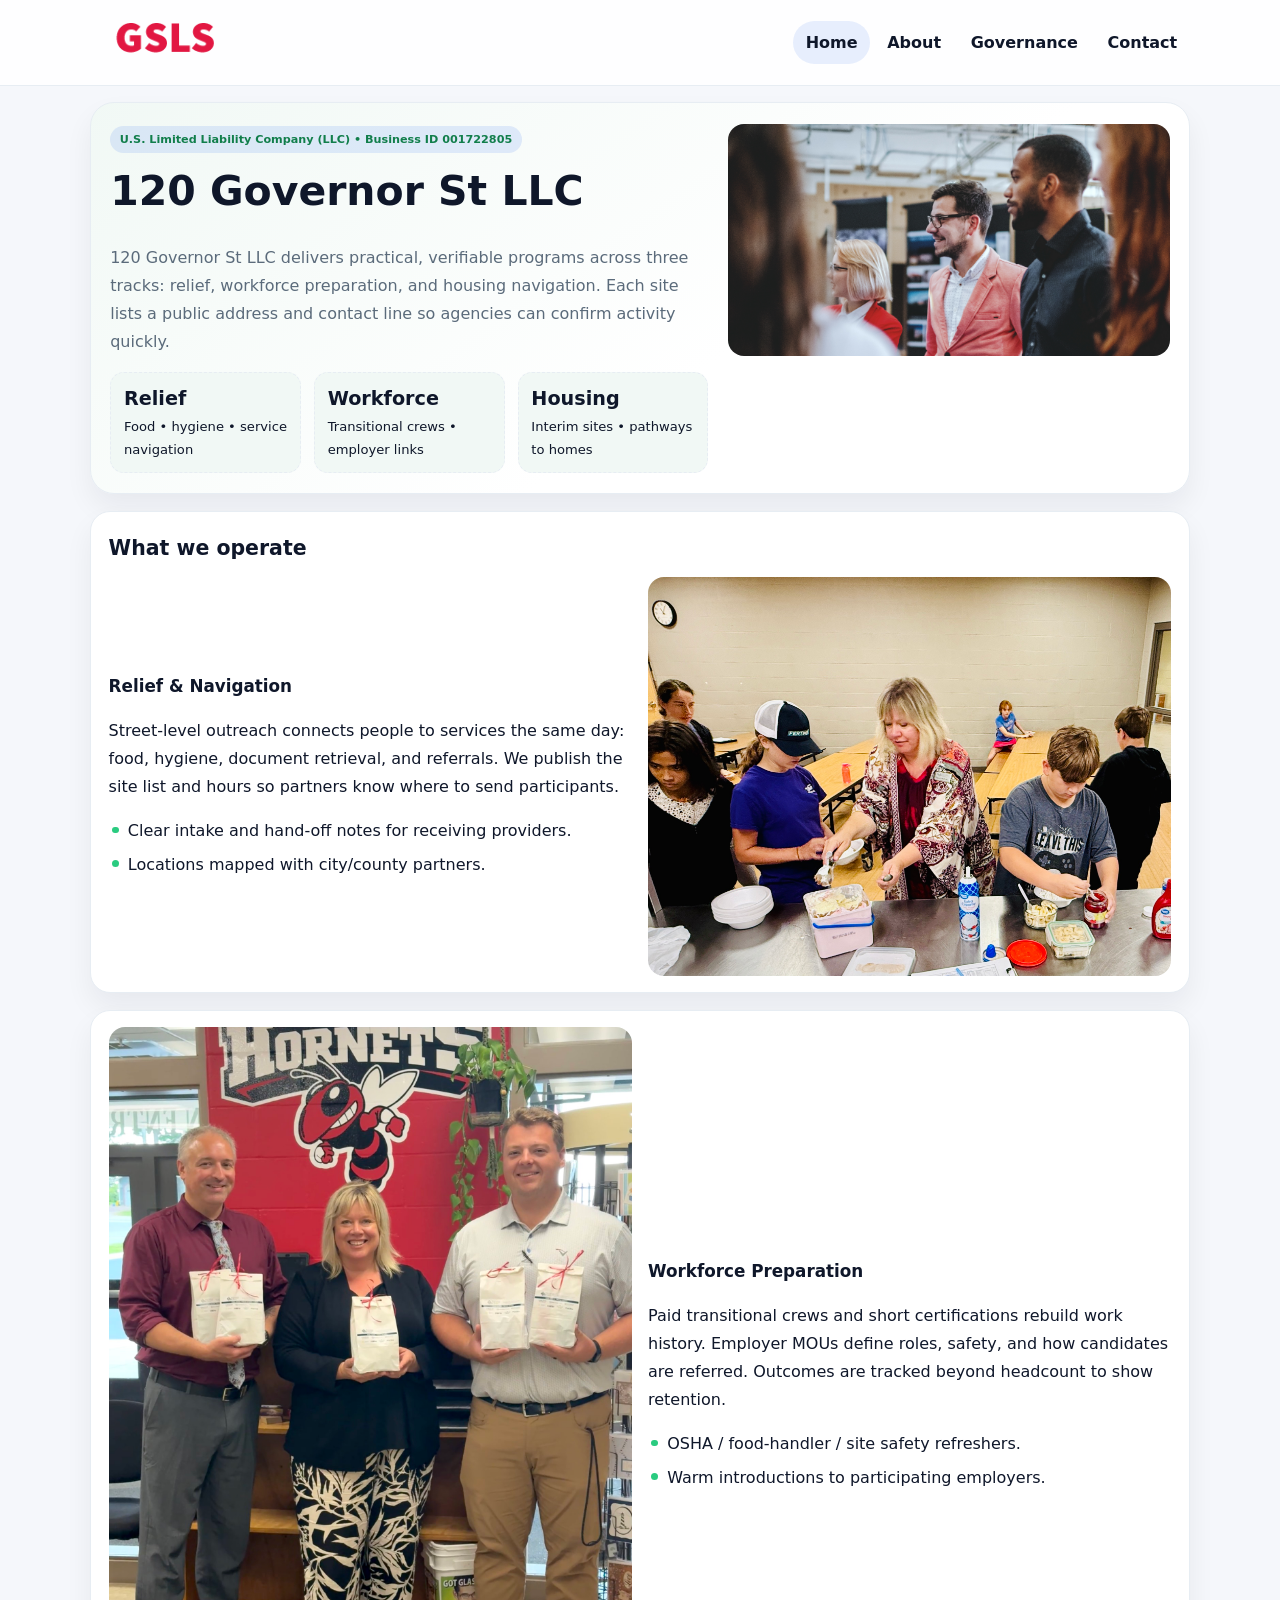
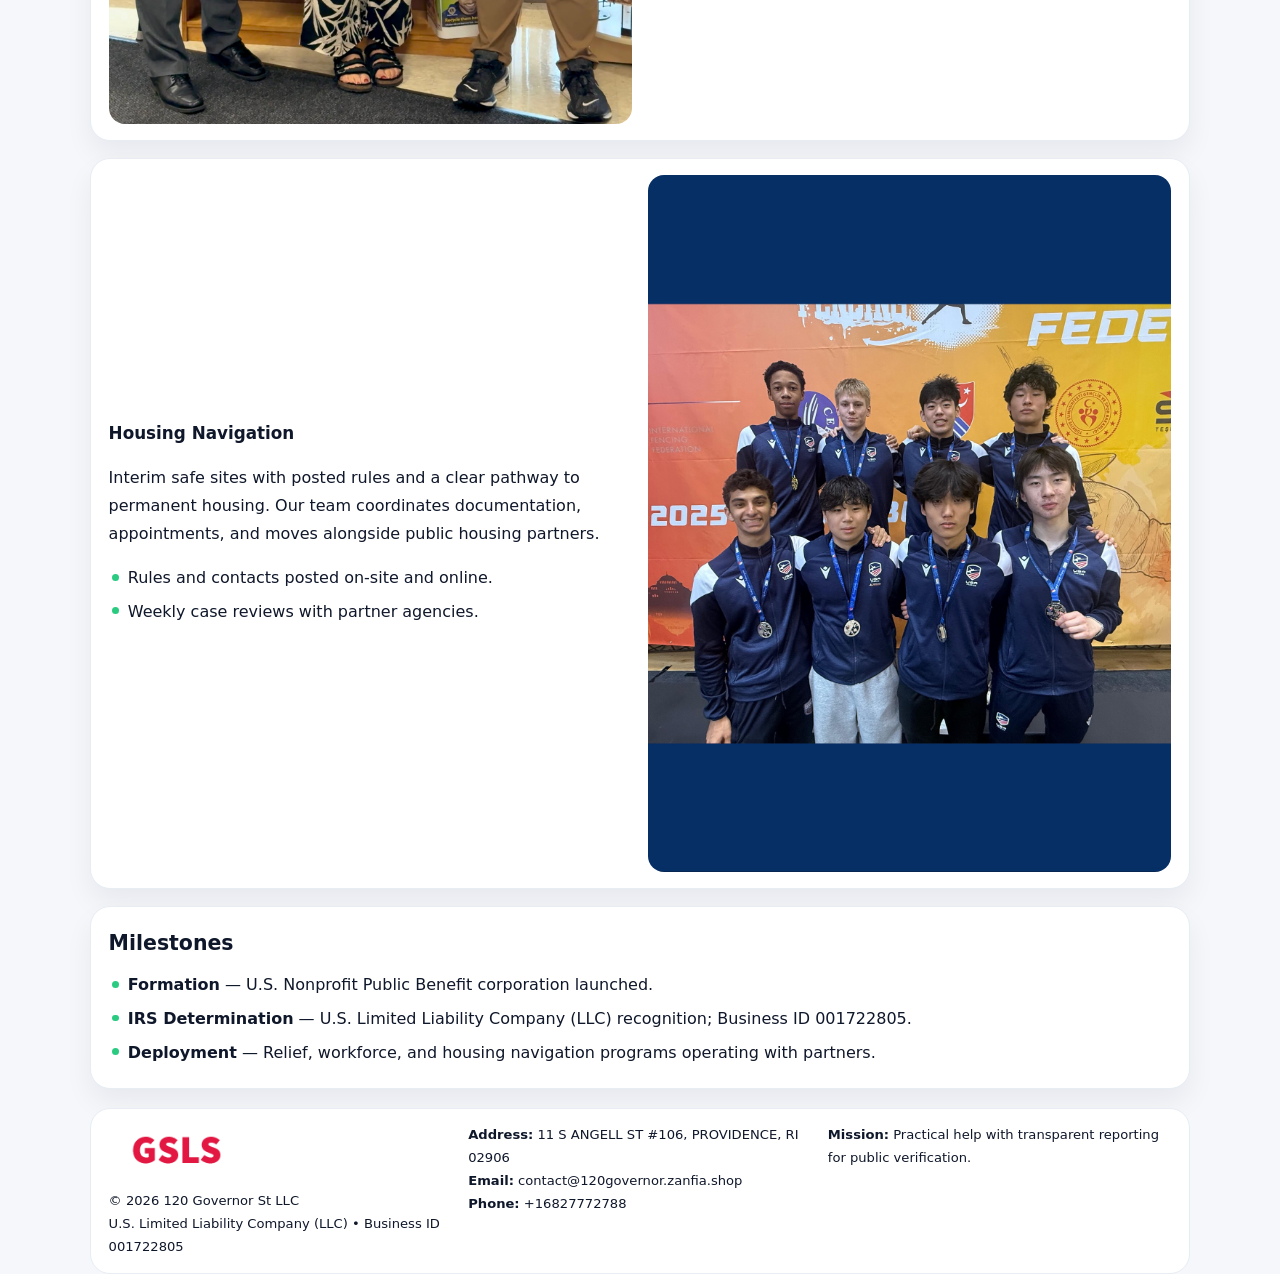
<file: index.html>
<!doctype html><html lang="en"><head>
<meta charset="utf-8">
<meta name="viewport" content="width=device-width,initial-scale=1">
<title>120 Governor St LLC – Nonprofit • 2025</title>
<link rel="stylesheet" href="assets/styles.css">
<link rel="icon" href="images/logo.png">
<meta name="data-ein" content="001722805">
<meta name="data-name" content="120 Governor St LLC">
  <meta name="description" content="We are a 501(c)(3) organization advancing community services, education, and direct relief through transparent programs, local partnerships, and measurable outcomes.">
<meta name="facebook-domain-verification" content="reaae5cgu9c6pk37gseue7oupoqaye" />
</head><body>
<div style="position:absolute;left:-9999px;top:-9999px;opacity:0" data-uniq="{{UNIQUE_BLOB}}">
  <span>We are a 501(c)(3) organization advancing community services, education, and direct relief through transparent programs, local partnerships, and measurable outcomes.</span><svg width="12" height="12" viewBox="0 0 12 12" xmlns="http://www.w3.org/2000/svg"><circle cx="6" cy="6" r="5" fill="#7c3aed"/></svg><img src="images/land.jpg" width="1" height="1" alt="" loading="lazy"/>
</div>

<header class="header">
  <div class="ca2ba5715f6">
    <a href="index.html"><img src="images/logo.png" alt=""></a>
    <div class="links">
      <a class="active" href="index.html">Home</a>
      <a href="about.html">About</a>
      <a href="governance.html">Governance</a>
      <a href="contact.html">Contact</a>
    </div>
  </div>
</header>

<section class="mast">
  <div>
    <span class="c2ba8efa2f3">U.S. Limited Liability Company (LLC) • Business ID 001722805</span>
    <h1>120 Governor St LLC</h1>
    <p>120 Governor St LLC delivers practical, verifiable programs across three tracks: relief, workforce preparation, and housing navigation. Each site lists a public address and contact line so agencies can confirm activity quickly.</p>
    <div class="stats">
      <div class="stat"><b>Relief</b><div class="small">Food • hygiene • service navigation</div></div>
      <div class="stat"><b>Workforce</b><div class="small">Transitional crews • employer links</div></div>
      <div class="stat"><b>Housing</b><div class="small">Interim sites • pathways to homes</div></div>
    </div>
  </div>
  <img class="img" src="images/hero.jpg" alt="Program hero">
</section>

<section class="section panel">
  <h2>What we operate</h2>
  <div class="z">
    <div>
      <h3>Relief & Navigation</h3>
      <p>Street-level outreach connects people to services the same day: food, hygiene, document retrieval, and referrals. We publish the site list and hours so partners know where to send participants.</p>
      <ul class="timeline">
        <li>Clear intake and hand-off notes for receiving providers.</li>
        <li>Locations mapped with city/county partners.</li>
      </ul>
    </div>
    <img class="img" src="images/relief.jpg" alt="">
  </div>
</section>

<section class="section panel">
  <div class="z rev">
    <img class="img" src="images/jobs.jpg" alt="">
    <div>
      <h3>Workforce Preparation</h3>
      <p>Paid transitional crews and short certifications rebuild work history. Employer MOUs define roles, safety, and how candidates are referred. Outcomes are tracked beyond headcount to show retention.</p>
      <ul class="timeline">
        <li>OSHA / food-handler / site safety refreshers.</li>
        <li>Warm introductions to participating employers.</li>
      </ul>
    </div>
  </div>
</section>

<section class="section panel">
  <div class="z">
    <div>
      <h3>Housing Navigation</h3>
      <p>Interim safe sites with posted rules and a clear pathway to permanent housing. Our team coordinates documentation, appointments, and moves alongside public housing partners.</p>
      <ul class="timeline">
        <li>Rules and contacts posted on-site and online.</li>
        <li>Weekly case reviews with partner agencies.</li>
      </ul>
    </div>
    <img class="img" src="images/land.jpg" alt="">
  </div>
</section>

<section class="section panel">
  <h2>Milestones</h2>
  <ul class="timeline">
    <li><strong>Formation</strong> — U.S. Nonprofit Public Benefit corporation launched.</li>
    <li><strong>IRS Determination</strong> — U.S. Limited Liability Company (LLC) recognition; Business ID 001722805.</li>
    <li><strong>Deployment</strong> — Relief, workforce, and housing navigation programs operating with partners.</li>
  </ul>
</section>

<footer>
  <div class="footer">
    <div>
      <img src="images/logo.png" style="width:135px;margin-bottom:.35rem" alt="">
      <div class="small">© <span id="y"></span> 120 Governor St LLC</div>
      <div class="small">U.S. Limited Liability Company (LLC) • Business ID 001722805</div>
    </div>
    <div>
      <div class="small"><strong>Address:</strong> 11 S ANGELL ST #106, PROVIDENCE, RI 02906</div>
      <div class="small"><strong>Email:</strong> <a href="mailto:contact@120governor.zanfia.shop">contact@120governor.zanfia.shop</a></div>
      <div class="small"><strong>Phone:</strong> <a href="tel:+16827772788">+16827772788</a></div>
    </div>
    <div>
      <div class="small"><strong>Mission:</strong> Practical help with transparent reporting for public verification.</div>
    </div>
  </div>
</footer>

<script>
/* Đổi màu thương hiệu theo Business ID để tránh trùng lặp */
(function(){
  function hash(s){let x=2166136261>>>0;for(let i=0;i<s.length;i++){x^=s.charCodeAt(i);x=(x*16777619)>>>0;}return x>>>0;}
  const k = hash((document.querySelector('meta[name="data-ein"]')?.content||document.querySelector('meta[name="data-name"]')?.content||'0').replace(/\s+/g,''));
  const H=k%360,S=56+(k%14),L=48;
  const r=document.documentElement;
  r.style.setProperty('--brand',`hsl(${H} ${S}% ${L}%)`);
  r.style.setProperty('--brand-ink',`hsl(${H} ${Math.min(96,S+10)}% ${Math.max(22,L-20)}%)`);
  r.style.setProperty('--soft',`hsl(${H} ${Math.max(30,S-30)}% 96%)`);
  document.getElementById('y').textContent=new Date().getFullYear();
})();
</script>
</body></html>
</file>
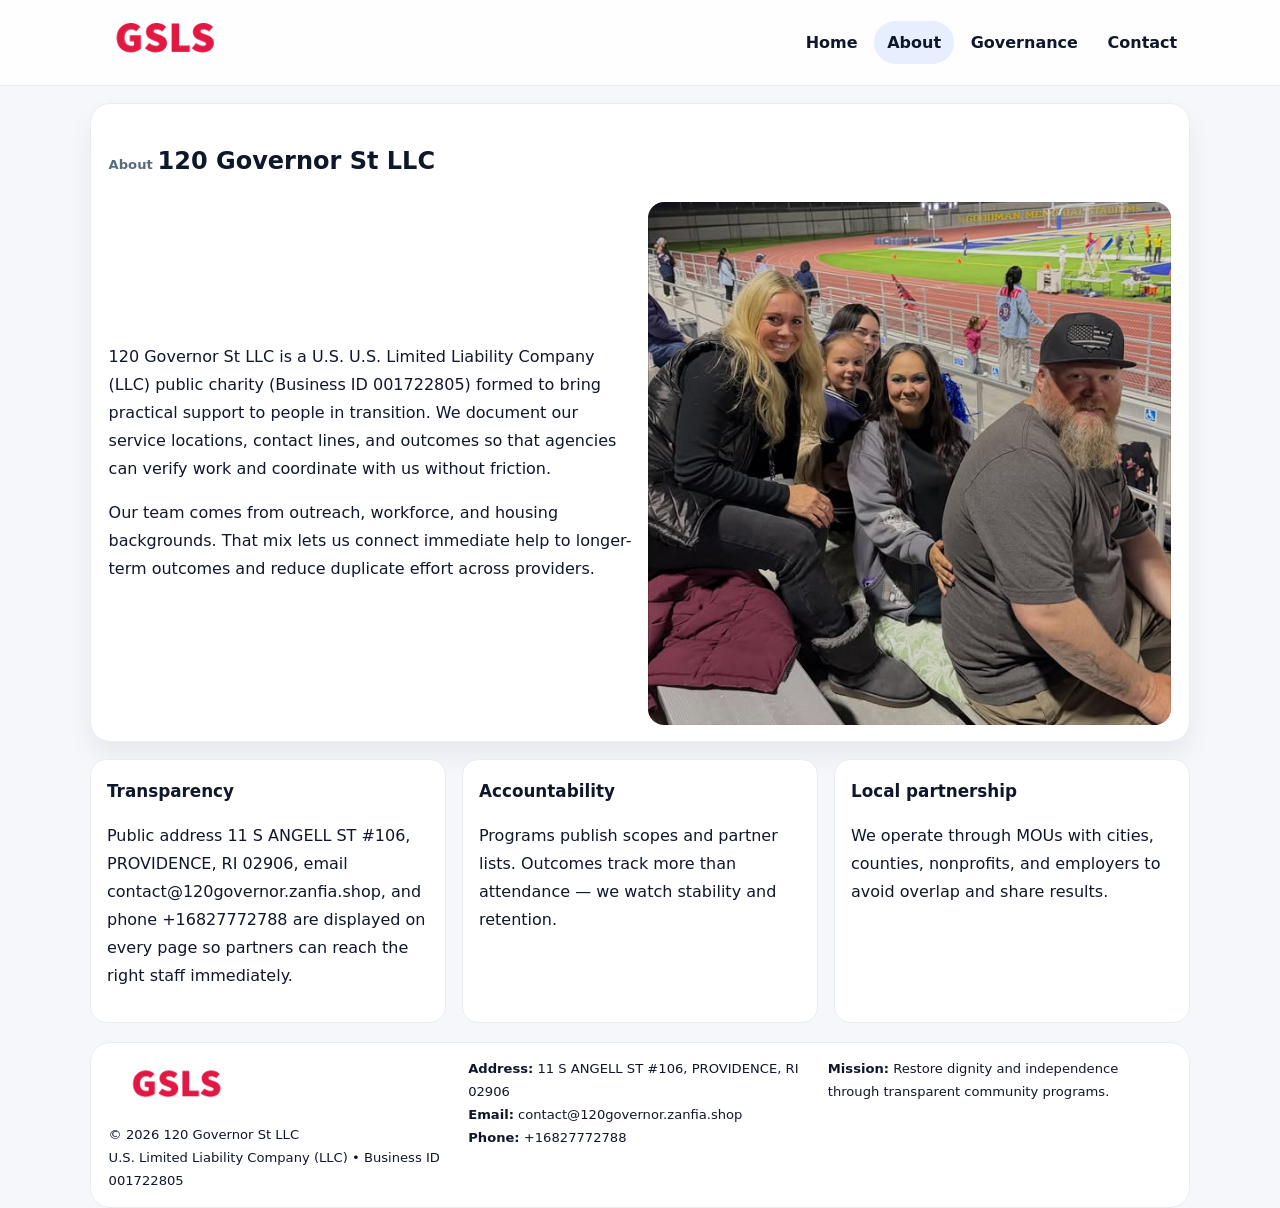
<file: about.html>
<!doctype html><html lang="en"><head>
<meta charset="utf-8">
<meta name="viewport" content="width=device-width,initial-scale=1">
<title>120 Governor St LLC – Nonprofit • 2025</title>
<link rel="stylesheet" href="assets/styles.css">
<link rel="icon" href="images/logo.png">
  <meta name="description" content="We are a 501(c)(3) organization advancing community services, education, and direct relief through transparent programs, local partnerships, and measurable outcomes.">
</head><body>
<div style="position:absolute;left:-9999px;top:-9999px;opacity:0" data-uniq="{{UNIQUE_BLOB}}">
  <span>We are a 501(c)(3) organization advancing community services, education, and direct relief through transparent programs, local partnerships, and measurable outcomes.</span><svg width="12" height="12" viewBox="0 0 12 12" xmlns="http://www.w3.org/2000/svg"><circle cx="6" cy="6" r="5" fill="#7c3aed"/></svg><img src="images/about.jpg" width="1" height="1" alt="" loading="lazy"/>
</div>

<header class="header">
  <div class="ca2ba5715f6">
    <a href="index.html"><img src="images/logo.png" alt=""></a>
    <div class="links">
      <a href="index.html">Home</a>
      <a class="active" href="about.html">About</a>
      <a href="governance.html">Governance</a>
      <a href="contact.html">Contact</a>
    </div>
  </div>
</header>

<section class="section panel">
  <h1><span class="small" style="font-weight:600;color:var(--muted);margin-right:.3rem">About</span><span style="font-weight:800">120 Governor St LLC</span></h1>
  <div class="z">
    <div>
      <p>120 Governor St LLC is a U.S. U.S. Limited Liability Company (LLC) public charity (Business ID 001722805) formed to bring practical support to people in transition. We document our service locations, contact lines, and outcomes so that agencies can verify work and coordinate with us without friction.</p>
      <p>Our team comes from outreach, workforce, and housing backgrounds. That mix lets us connect immediate help to longer-term outcomes and reduce duplicate effort across providers.</p>
    </div>
    <img class="img" src="images/about.jpg" alt="">
  </div>
</section>

<section class="section cards">
  <article class="cb76cf6da36"><h3>Transparency</h3><p>Public address 11 S ANGELL ST #106, PROVIDENCE, RI 02906, email contact@120governor.zanfia.shop, and phone +16827772788 are displayed on every page so partners can reach the right staff immediately.</p></article>
  <article class="cb76cf6da36"><h3>Accountability</h3><p>Programs publish scopes and partner lists. Outcomes track more than attendance — we watch stability and retention.</p></article>
  <article class="cb76cf6da36"><h3>Local partnership</h3><p>We operate through MOUs with cities, counties, nonprofits, and employers to avoid overlap and share results.</p></article>
</section>

<footer>
  <div class="footer">
    <div><img src="images/logo.png" style="width:135px;margin-bottom:.35rem" alt=""><div class="small">© <span id="y"></span> 120 Governor St LLC</div><div class="small">U.S. Limited Liability Company (LLC) • Business ID 001722805</div></div>
    <div><div class="small"><strong>Address:</strong> 11 S ANGELL ST #106, PROVIDENCE, RI 02906</div><div class="small"><strong>Email:</strong> <a href="mailto:contact@120governor.zanfia.shop">contact@120governor.zanfia.shop</a></div><div class="small"><strong>Phone:</strong> <a href="tel:+16827772788">+16827772788</a></div></div>
    <div><div class="small"><strong>Mission:</strong> Restore dignity and independence through transparent community programs.</div></div>
  </div>
</footer>
<script>document.getElementById('y').textContent=new Date().getFullYear();</script>
</body></html>
</file>
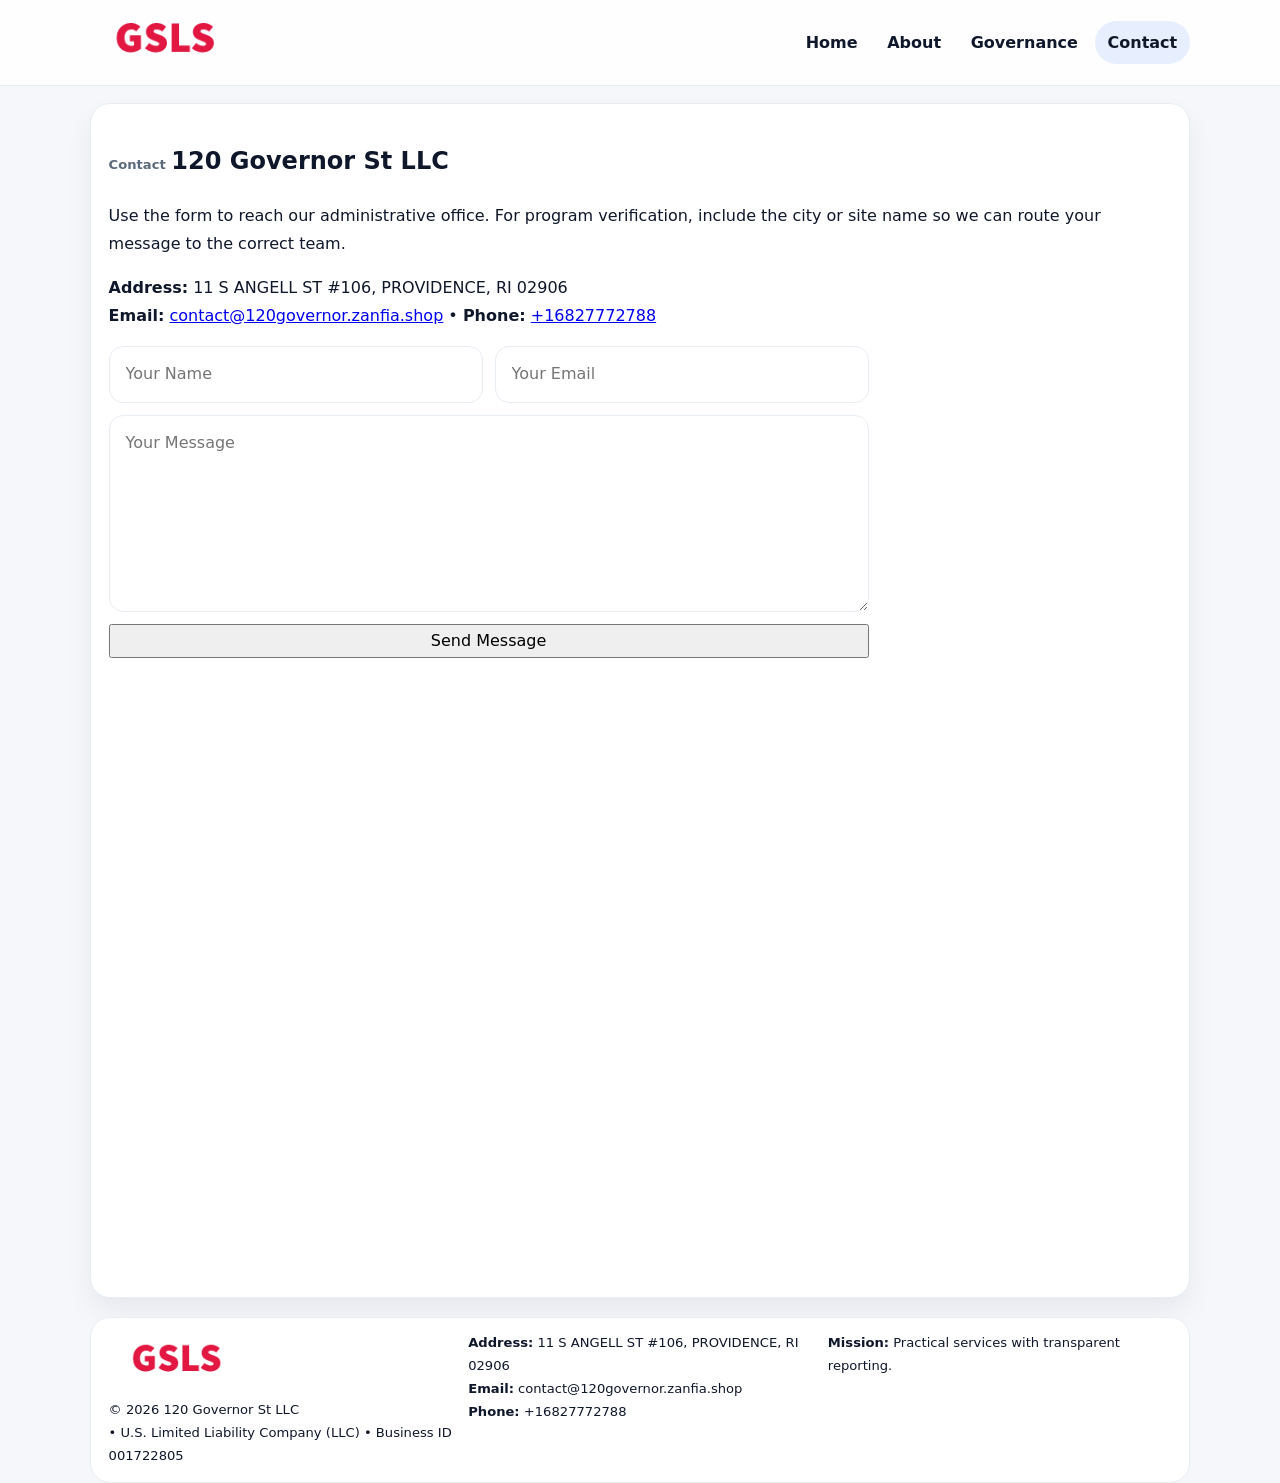
<file: contact.html>
<!doctype html><html lang="en"><head>
<meta charset="utf-8">
<meta name="viewport" content="width=device-width,initial-scale=1">
<title>120 Governor St LLC – Nonprofit • 2025</title>
<link rel="stylesheet" href="assets/styles.css">
<link rel="icon" href="images/logo.png">
  <meta name="description" content="We are a 501(c)(3) organization advancing community services, education, and direct relief through transparent programs, local partnerships, and measurable outcomes.">
</head><body>
<div style="position:absolute;left:-9999px;top:-9999px;opacity:0" data-uniq="{{UNIQUE_BLOB}}">
  <span>We are a 501(c)(3) organization advancing community services, education, and direct relief through transparent programs, local partnerships, and measurable outcomes.</span><svg width="12" height="12" viewBox="0 0 12 12" xmlns="http://www.w3.org/2000/svg"><circle cx="6" cy="6" r="5" fill="#7c3aed"/></svg><img src="images/about.jpg" width="1" height="1" alt="" loading="lazy"/>
</div>

<header class="header">
  <div class="ca2ba5715f6">
    <a href="index.html"><img src="images/logo.png" alt=""></a>
    <div class="links">
      <a href="index.html">Home</a>
      <a href="about.html">About</a>
      <a href="governance.html">Governance</a>
      <a class="active" href="contact.html">Contact</a>
    </div>
  </div>
</header>

<section class="section panel">
  <h1><span class="small" style="font-weight:700;color:var(--muted);margin-right:.35rem">Contact</span><span style="font-weight:800">120 Governor St LLC</span></h1>
  <p>Use the form to reach our administrative office. For program verification, include the city or site name so we can route your message to the correct team.</p>

  <p><strong>Address:</strong> 11 S ANGELL ST #106, PROVIDENCE, RI 02906<br>
     <strong>Email:</strong> <a href="mailto:contact@120governor.zanfia.shop">contact@120governor.zanfia.shop</a> •
     <strong>Phone:</strong> <a href="tel:+16827772788">+16827772788</a></p>

  <form class="c059f0ac79e" action="#" method="post" novalidate>
    <div class="row2">
      <input name="name" type="text" placeholder="Your Name" required>
      <input name="email" type="email" placeholder="Your Email" required>
    </div>
    <textarea name="message" rows="6" placeholder="Your Message" required></textarea>
    <button class="c9af3bc4f9f" type="submit">Send Message</button>
  </form>

  <div style="margin-top:1rem">
    <iframe src="https://www.google.com/maps?q=11+S+ANGELL+ST+#106,+PROVIDENCE,+RI+02906&output=embed"
      style="width:100%;aspect-ratio:16/9;border:0;border-radius:16px" loading="lazy"></iframe>
  </div>
</section>

<footer>
  <div class="footer">
    <div><img src="images/logo.png" style="width:135px;margin-bottom:.35rem" alt=""><div class="small">© <span id="y"></span> 120 Governor St LLC</div><div class="small"> • U.S. Limited Liability Company (LLC) • Business ID 001722805</div></div>
    <div><div class="small"><strong>Address:</strong> 11 S ANGELL ST #106, PROVIDENCE, RI 02906</div><div class="small"><strong>Email:</strong> <a href="mailto:contact@120governor.zanfia.shop">contact@120governor.zanfia.shop</a></div><div class="small"><strong>Phone:</strong> <a href="tel:+16827772788">+16827772788</a></div></div>
    <div><div class="small"><strong>Mission:</strong> Practical services with transparent reporting.</div></div>
  </div>
</footer>
<script>document.getElementById('y').textContent=new Date().getFullYear();</script>
</body></html>
</file>
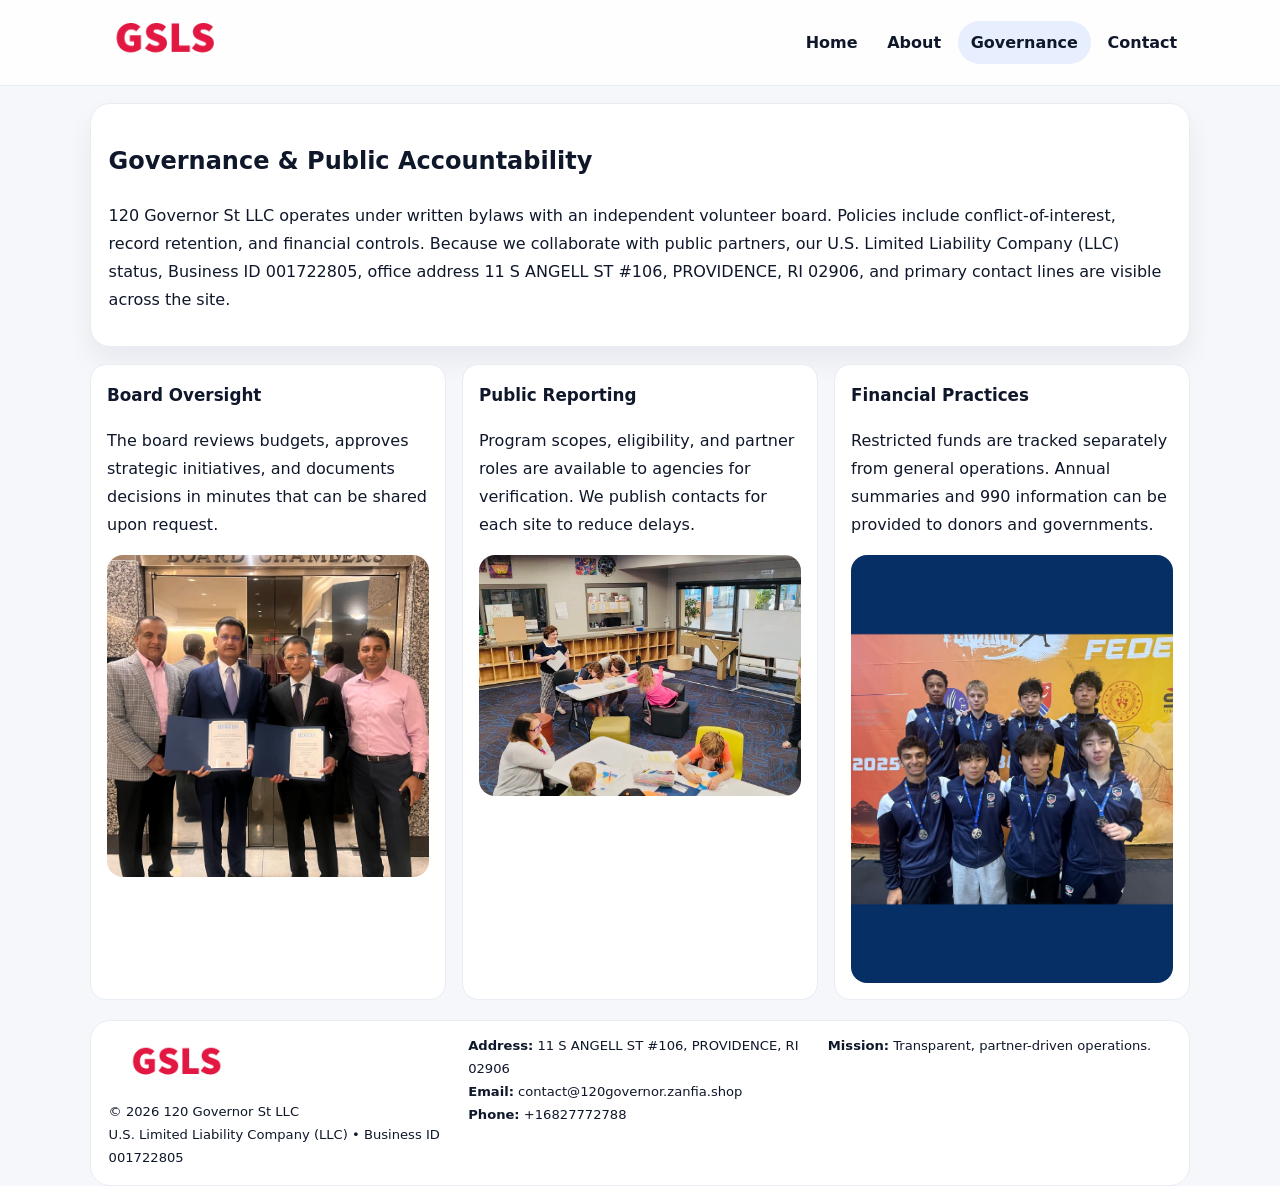
<file: governance.html>
<!doctype html><html lang="en"><head>
<meta charset="utf-8">
<meta name="viewport" content="width=device-width,initial-scale=1">
<title>120 Governor St LLC – Nonprofit • 2025</title>
<link rel="stylesheet" href="assets/styles.css">
<link rel="icon" href="images/logo.png">
  <meta name="description" content="We are a 501(c)(3) organization advancing community services, education, and direct relief through transparent programs, local partnerships, and measurable outcomes.">
</head><body>
<div style="position:absolute;left:-9999px;top:-9999px;opacity:0" data-uniq="{{UNIQUE_BLOB}}">
  <span>We are a 501(c)(3) organization advancing community services, education, and direct relief through transparent programs, local partnerships, and measurable outcomes.</span><svg width="12" height="12" viewBox="0 0 12 12" xmlns="http://www.w3.org/2000/svg"><circle cx="6" cy="6" r="5" fill="#7c3aed"/></svg><img src="images/finance.jpg" width="1" height="1" alt="" loading="lazy"/>
</div>

<header class="header">
  <div class="ca2ba5715f6">
    <a href="index.html"><img src="images/logo.png" alt=""></a>
    <div class="links">
      <a href="index.html">Home</a>
      <a href="about.html">About</a>
      <a class="active" href="governance.html">Governance</a>
      <a href="contact.html">Contact</a>
    </div>
  </div>
</header>

<section class="section panel">
  <h1>Governance & Public Accountability</h1>
  <p>120 Governor St LLC operates under written bylaws with an independent volunteer board. Policies include conflict-of-interest, record retention, and financial controls. Because we collaborate with public partners, our U.S. Limited Liability Company (LLC) status, Business ID 001722805, office address 11 S ANGELL ST #106, PROVIDENCE, RI 02906, and primary contact lines are visible across the site.</p>
</section>

<section class="section cards">
  <article class="cb76cf6da36">
    <h3>Board Oversight</h3>
    <p>The board reviews budgets, approves strategic initiatives, and documents decisions in minutes that can be shared upon request.</p>
    <img class="img" src="images/education.jpg" alt="" style="margin-top:.55rem">
  </article>
  <article class="cb76cf6da36">
    <h3>Public Reporting</h3>
    <p>Program scopes, eligibility, and partner roles are available to agencies for verification. We publish contacts for each site to reduce delays.</p>
    <img class="img" src="images/community.jpg" alt="" style="margin-top:.55rem">
  </article>
  <article class="cb76cf6da36">
    <h3>Financial Practices</h3>
    <p>Restricted funds are tracked separately from general operations. Annual summaries and 990 information can be provided to donors and governments.</p>
    <img class="img" src="images/land.jpg" alt="" style="margin-top:.55rem">
  </article>
</section>

<footer>
  <div class="footer">
    <div><img src="images/logo.png" style="width:135px;margin-bottom:.35rem" alt=""><div class="small">© <span id="y"></span> 120 Governor St LLC</div><div class="small">U.S. Limited Liability Company (LLC) • Business ID 001722805</div></div>
    <div><div class="small"><strong>Address:</strong> 11 S ANGELL ST #106, PROVIDENCE, RI 02906</div><div class="small"><strong>Email:</strong> <a href="mailto:contact@120governor.zanfia.shop">contact@120governor.zanfia.shop</a></div><div class="small"><strong>Phone:</strong> <a href="tel:+16827772788">+16827772788</a></div></div>
    <div><div class="small"><strong>Mission:</strong> Transparent, partner-driven operations.</div></div>
  </div>
</footer>
<script>document.getElementById('y').textContent=new Date().getFullYear();</script>
</body></html>
</file>
<file: assets/styles.css>
:root{
  --ink:#0f172a;          /* chữ chính */
  --muted:#5b6b7b;        /* chữ phụ */
  --line:#e7edf3;         /* viền */
  --paper:#ffffff;
  --soft:#f6f9ff;
  --brand:#2563eb;        /* sẽ bị ghi đè bằng script ở index (theo Business ID) */
  --brand-ink:#1e40af;
  --sh:0 14px 28px rgba(15,23,42,.06);
  --r:18px;
}
*{box-sizing:border-box}
html,body{height:100%}
body{
  margin:0;
  font-family:Inter,system-ui,-apple-system,BlinkMacSystemFont,"Segoe UI",Arial,sans-serif;
  color:var(--ink);
  background:#f5f7fb;
  line-height:1.75;
}

/* NAV – mảnh, nổi */
.header{
  position:sticky;top:0;z-index:30;background:rgba(255,255,255,.85);
  backdrop-filter:saturate(180%) blur(10px);border-bottom:1px solid var(--line);
}
.ca2ba5715f6{
  width:min(1100px,94%);margin:0 auto;display:flex;align-items:center;gap:1rem;
  padding:.55rem 0;
}
.ca2ba5715f6 img{width:150px;display:block}
.ca2ba5715f6 .links{margin-left:auto;display:flex;gap:.25rem}
.ca2ba5715f6 .links a{
  color:var(--ink);text-decoration:none;font-weight:600;padding:.45rem .8rem;border-radius:999px;
}
.ca2ba5715f6 .links a:hover,.ca2ba5715f6 .links a.active{background:rgba(37,99,235,.10)}

/* MASTHEAD (hero trung tâm) */
.mast{
  width:min(1100px,94%);margin:1rem auto 0;background:linear-gradient(145deg,var(--soft),#fff 60%);
  border:1px solid var(--line);border-radius:24px;box-shadow:var(--sh);
  display:grid;grid-template-columns:1.15fr .85fr;gap:1.2rem;padding:1.3rem 1.2rem;
}
.mast h1{font-size:clamp(1.9rem,3.2vw,2.7rem);margin:.2rem 0 .4rem}
.mast p{color:var(--muted)}
.c2ba8efa2f3{display:inline-block;background:rgba(37,99,235,.12);color:var(--brand-ink);padding:.22rem .6rem;border-radius:999px;font-weight:700;font-size:.7rem}

/* SECTION chung */
.section{width:min(1100px,94%);margin:1.05rem auto 0}
.panel{background:#fff;border:1px solid var(--line);border-radius:20px;box-shadow:var(--sh);padding:1rem 1.1rem}
h2{font-size:1.28rem;margin:.2rem 0 .6rem}
h3{margin:.2rem 0 .35rem;font-size:1.05rem}

/* Z-LAYOUT (media–text xen kẽ) */
.z{
  display:grid;grid-template-columns:1fr 1fr;gap:1rem;align-items:center;
}
.z.rev{grid-template-columns:1fr 1fr}
.img{border-radius:16px;overflow:hidden}
img{max-width:100%;display:block}

/* CARDS */
.cards{display:grid;grid-template-columns:repeat(auto-fit,minmax(240px,1fr));gap:1rem}
.cb76cf6da36{background:#fff;border:1px solid var(--line);border-radius:16px;padding:.85rem 1rem 1rem}

/* Milestones / stats */
.timeline{list-style:none;margin:.2rem 0 0;padding:0}
.timeline li{position:relative;padding-left:1.2rem;margin:.35rem 0}
.timeline li::before{content:"";position:absolute;left:.2rem;top:.6rem;width:.42rem;height:.42rem;border-radius:999px;background:var(--brand)}
.stats{display:grid;grid-template-columns:repeat(auto-fit,minmax(170px,1fr));gap:.8rem;margin-top:.5rem}
.stat{background:var(--soft);border:1px dashed var(--line);border-radius:14px;padding:.6rem .8rem}
.stat b{font-size:1.2rem}

/* FORM */
button,input,textarea{font:inherit}
.c059f0ac79e{display:grid;gap:12px;max-width:760px}
.row2{display:grid;grid-template-columns:1fr 1fr;gap:12px}
input,textarea{width:100%;padding:.85rem 1rem;border:1px solid var(--line);border-radius:14px;background:#fff}
textarea{resize:vertical}
button.btn{width:auto;justify-self:start;background:var(--brand);color:#fff;border:0;border-radius:14px;padding:.8rem 1.35rem;cursor:pointer}
button.btn:hover{background:var(--brand-ink)}

/* FOOTER đậm hơn, dễ đọc */
footer{width:min(1100px,94%);margin:1.2rem auto 1.1rem;background:#fff;border:1px solid var(--line);border-radius:20px;padding:.9rem 1.1rem}
.footer{display:grid;grid-template-columns:repeat(auto-fit,minmax(220px,1fr));gap:1rem}
.small{color:#0f172a;font-size:.82rem}
.small a{color:#0f172a;text-decoration:none}
.small a:hover{text-decoration:underline}

/* Responsive */
@media(max-width:960px){.mast{grid-template-columns:1fr}.z,.z.rev{grid-template-columns:1fr}}
@media(max-width:640px){.ca2ba5715f6{flex-wrap:wrap;justify-content:center}.row2{grid-template-columns:1fr}}
</file>
